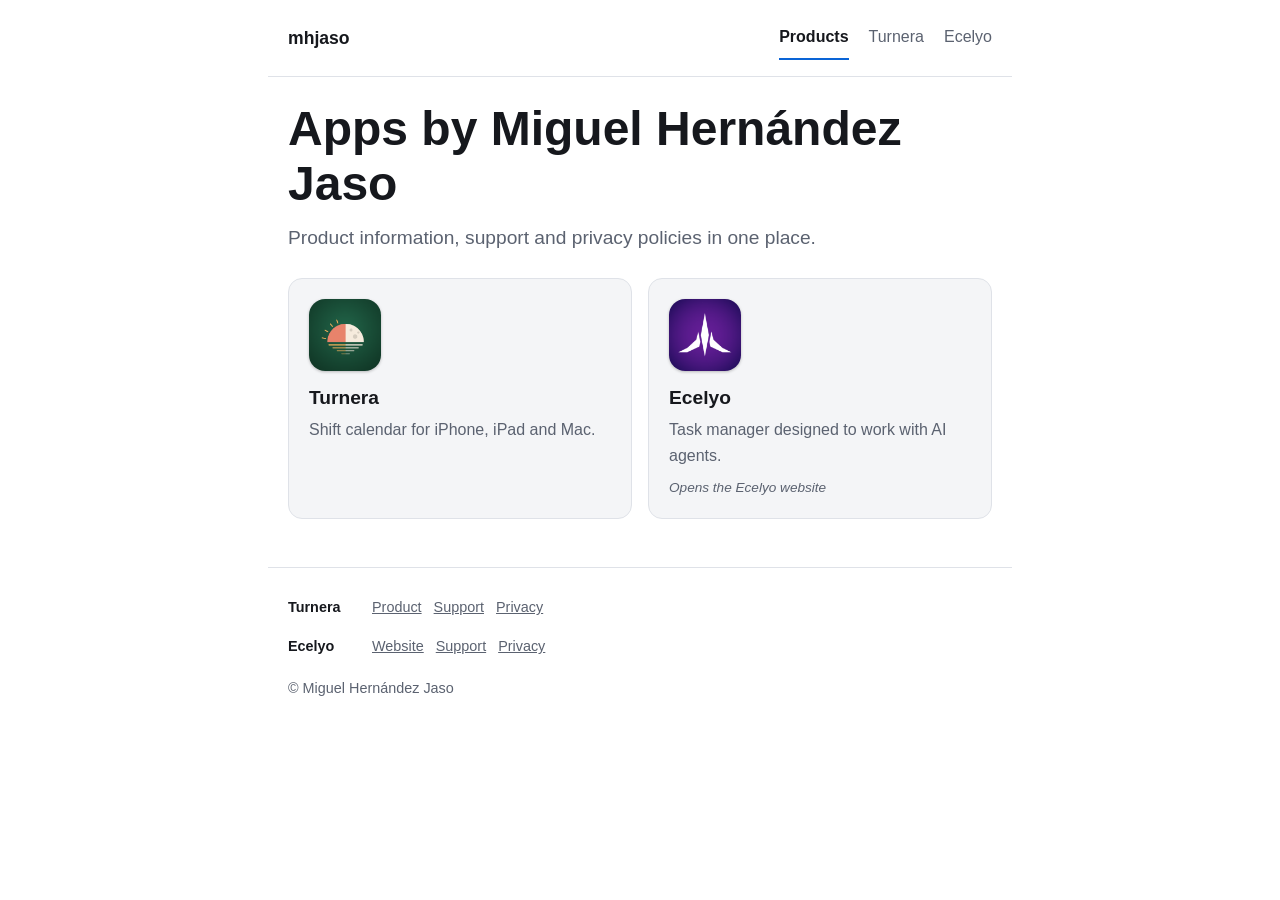
<file: index.html>
<!doctype html><html lang="en"><head><meta charset="utf-8"><meta name="viewport" content="width=device-width,initial-scale=1"><meta name="color-scheme" content="light dark"><title>Products – mhjaso</title><link rel="stylesheet" href="./assets/styles.css"></head><body>
<a class="skip" href="#content">Skip to content</a>
<header><a class="site-name" href="https://mhjaso.com/">mhjaso</a><nav aria-label="Primary"><ul><li><a href="https://mhjaso.com/apps/" aria-current="page">Products</a></li><li><a href="turnera/">Turnera</a></li><li><a href="https://mhjaso.com/ecelyo/">Ecelyo</a></li></ul></nav></header>
<main id="content">
<h1>Apps by Miguel Hernández Jaso</h1>
<p class="lead">Product information, support and privacy policies in one place.</p>
<div class="cards">
<a class="card" href="turnera/"><div class="icon"><img src="assets/icon-turnera.png" alt="Turnera app icon" width="72" height="72"></div><h3>Turnera</h3><p>Shift calendar for iPhone, iPad and Mac.</p></a>
<a class="card" href="https://mhjaso.com/ecelyo/"><div class="icon"><img src="assets/icon-ecelyo.png" alt="Ecelyo app icon" width="72" height="72"></div><h3>Ecelyo</h3><p>Task manager designed to work with AI agents.</p><p class="ext"><em>Opens the Ecelyo website</em></p></a>
</div>
</main>
<footer><nav aria-label="Footer"><p class="app-links"><strong>Turnera</strong><a href="./turnera/">Product</a><a href="./turnera/support/">Support</a><a href="./turnera/privacy/">Privacy</a></p><p class="app-links"><strong>Ecelyo</strong><a href="https://mhjaso.com/ecelyo/">Website</a><a href="https://mhjaso.com/ecelyo/support/">Support</a><a href="https://mhjaso.com/ecelyo/privacy/">Privacy</a></p></nav><p>&copy; Miguel Hernández Jaso</p></footer></body></html>
</file>
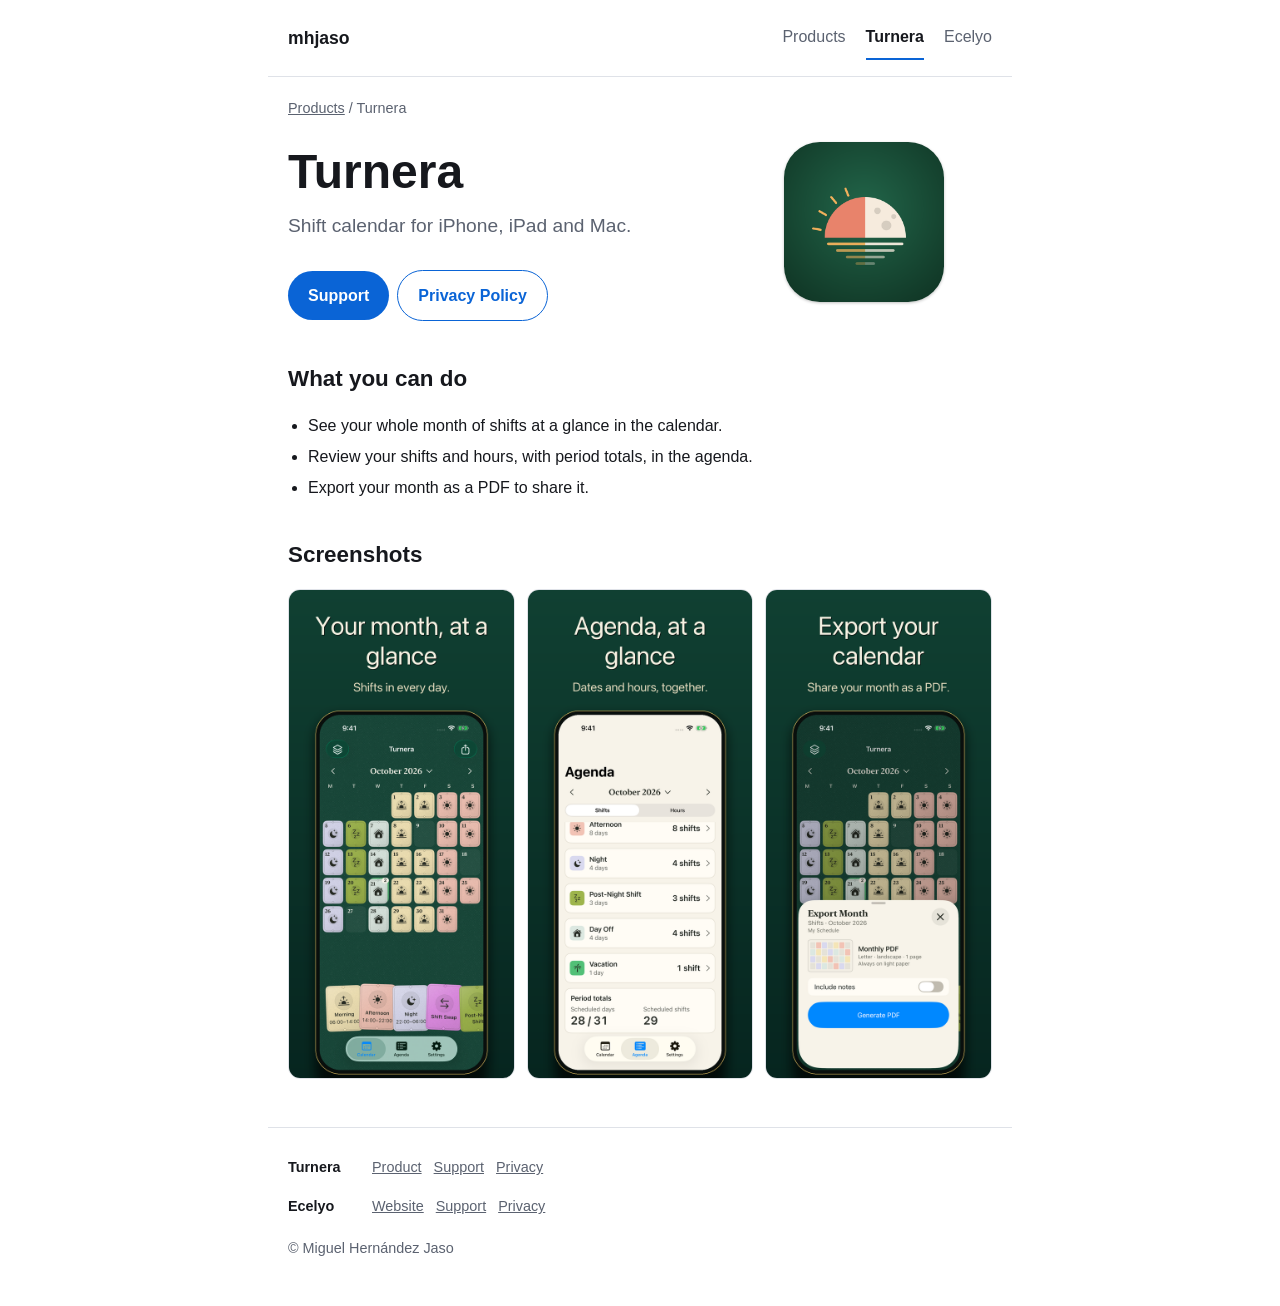
<file: turnera/index.html>
<!doctype html><html lang="en"><head><meta charset="utf-8"><meta name="viewport" content="width=device-width,initial-scale=1"><meta name="color-scheme" content="light dark"><title>Turnera – mhjaso</title><link rel="stylesheet" href="../assets/styles.css"></head><body>
<a class="skip" href="#content">Skip to content</a>
<header><a class="site-name" href="https://mhjaso.com/">mhjaso</a><nav aria-label="Primary"><ul><li><a href="https://mhjaso.com/apps/">Products</a></li><li><a href="../turnera/" aria-current="page">Turnera</a></li><li><a href="https://mhjaso.com/ecelyo/">Ecelyo</a></li></ul></nav></header>
<main id="content">
<p class="crumbs"><a href="../">Products</a> / Turnera</p>
<div class="hero"><div><h1>Turnera</h1><p class="lead">Shift calendar for iPhone, iPad and Mac.</p><a class="btn" href="support/">Support</a><a class="btn secondary" href="privacy/">Privacy Policy</a></div><div class="icon"><img src="../assets/icon-turnera.png" alt="Turnera app icon" width="160" height="160"></div></div>
<h2>What you can do</h2>
<ul class="feature-list"><li>See your whole month of shifts at a glance in the calendar.</li><li>Review your shifts and hours, with period totals, in the agenda.</li><li>Export your month as a PDF to share it.</li></ul>
<h2>Screenshots</h2>
<div class="shots"><img src="../assets/screenshots/turnera-calendar.png" alt="Turnera calendar showing a month of shifts" loading="lazy"><img src="../assets/screenshots/turnera-agenda.png" alt="Turnera agenda listing upcoming shifts" loading="lazy"><img src="../assets/screenshots/turnera-export.png" alt="Exporting the Turnera calendar" loading="lazy"></div>
</main>
<footer><nav aria-label="Footer"><p class="app-links"><strong>Turnera</strong><a href="../turnera/">Product</a><a href="../turnera/support/">Support</a><a href="../turnera/privacy/">Privacy</a></p><p class="app-links"><strong>Ecelyo</strong><a href="https://mhjaso.com/ecelyo/">Website</a><a href="https://mhjaso.com/ecelyo/support/">Support</a><a href="https://mhjaso.com/ecelyo/privacy/">Privacy</a></p></nav><p>&copy; Miguel Hernández Jaso</p></footer></body></html>
</file>
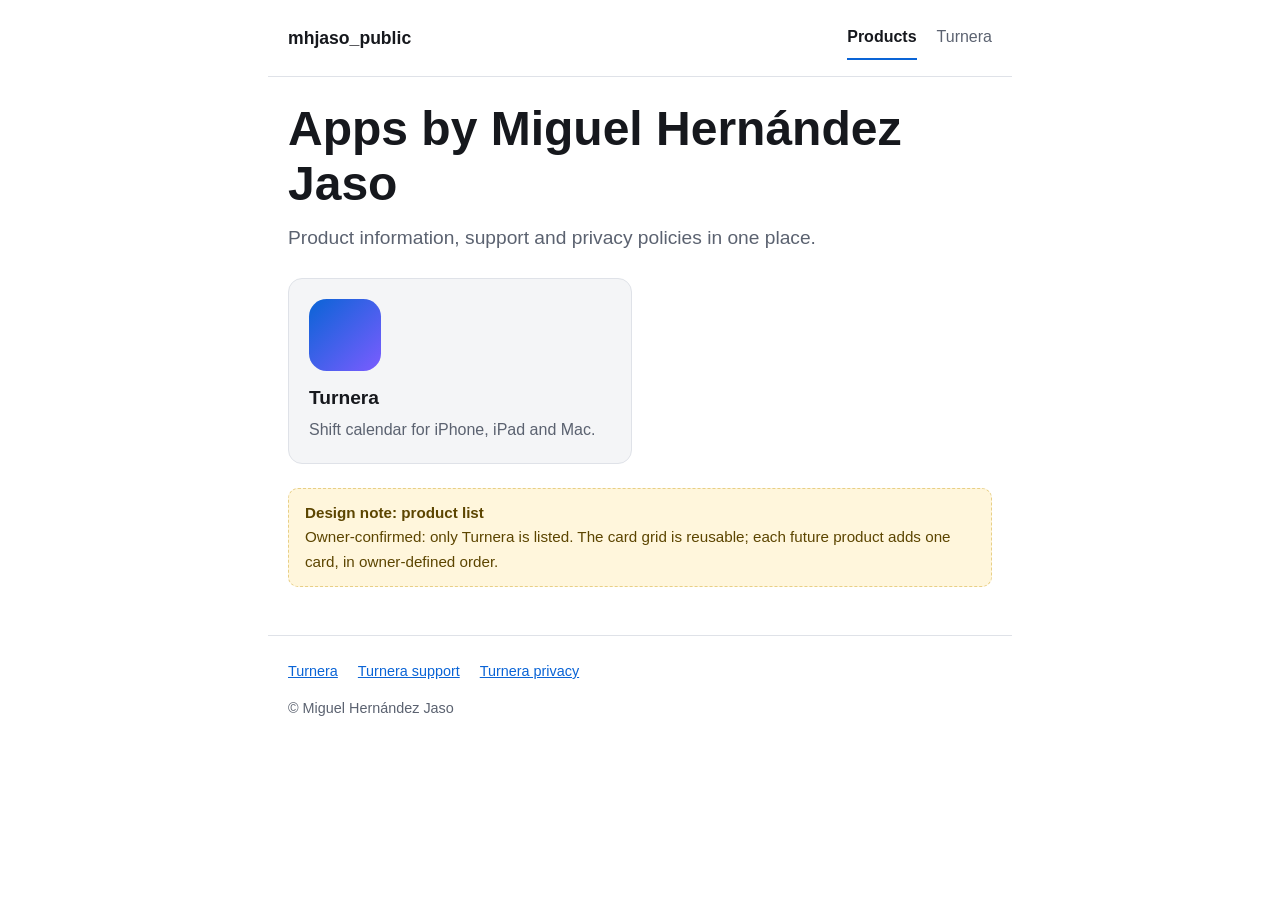
<file: design/prototype/index.html>
<!doctype html><html lang="en"><head><meta charset="utf-8"><meta name="viewport" content="width=device-width,initial-scale=1"><meta name="color-scheme" content="light dark"><title>Products – mhjaso_public</title><link rel="stylesheet" href="styles.css"></head><body>
<a class="skip" href="#content">Skip to content</a>
<header><a class="site-name" href="index.html">mhjaso_public</a><nav aria-label="Primary"><ul><li><a href="index.html" aria-current="page">Products</a></li><li><a href="turnera.html">Turnera</a></li></ul></nav></header>
<main id="content">
<h1>Apps by Miguel Hernández Jaso</h1>
<p class="lead">Product information, support and privacy policies in one place.</p>
<div class="cards"><a class="card" href="turnera.html"><div class="icon" role="img" aria-label="Turnera app icon placeholder"></div><h3>Turnera</h3><p>Shift calendar for iPhone, iPad and Mac.</p></a></div>
<div class="note"><strong>Design note: product list</strong>Owner-confirmed: only Turnera is listed. The card grid is reusable; each future product adds one card, in owner-defined order.</div></main>
<footer><ul><li><a href="turnera.html">Turnera</a></li><li><a href="turnera-support.html">Turnera support</a></li><li><a href="turnera-privacy.html">Turnera privacy</a></li></ul><p>&copy; Miguel Hernández Jaso</p></footer></body></html>
</file>
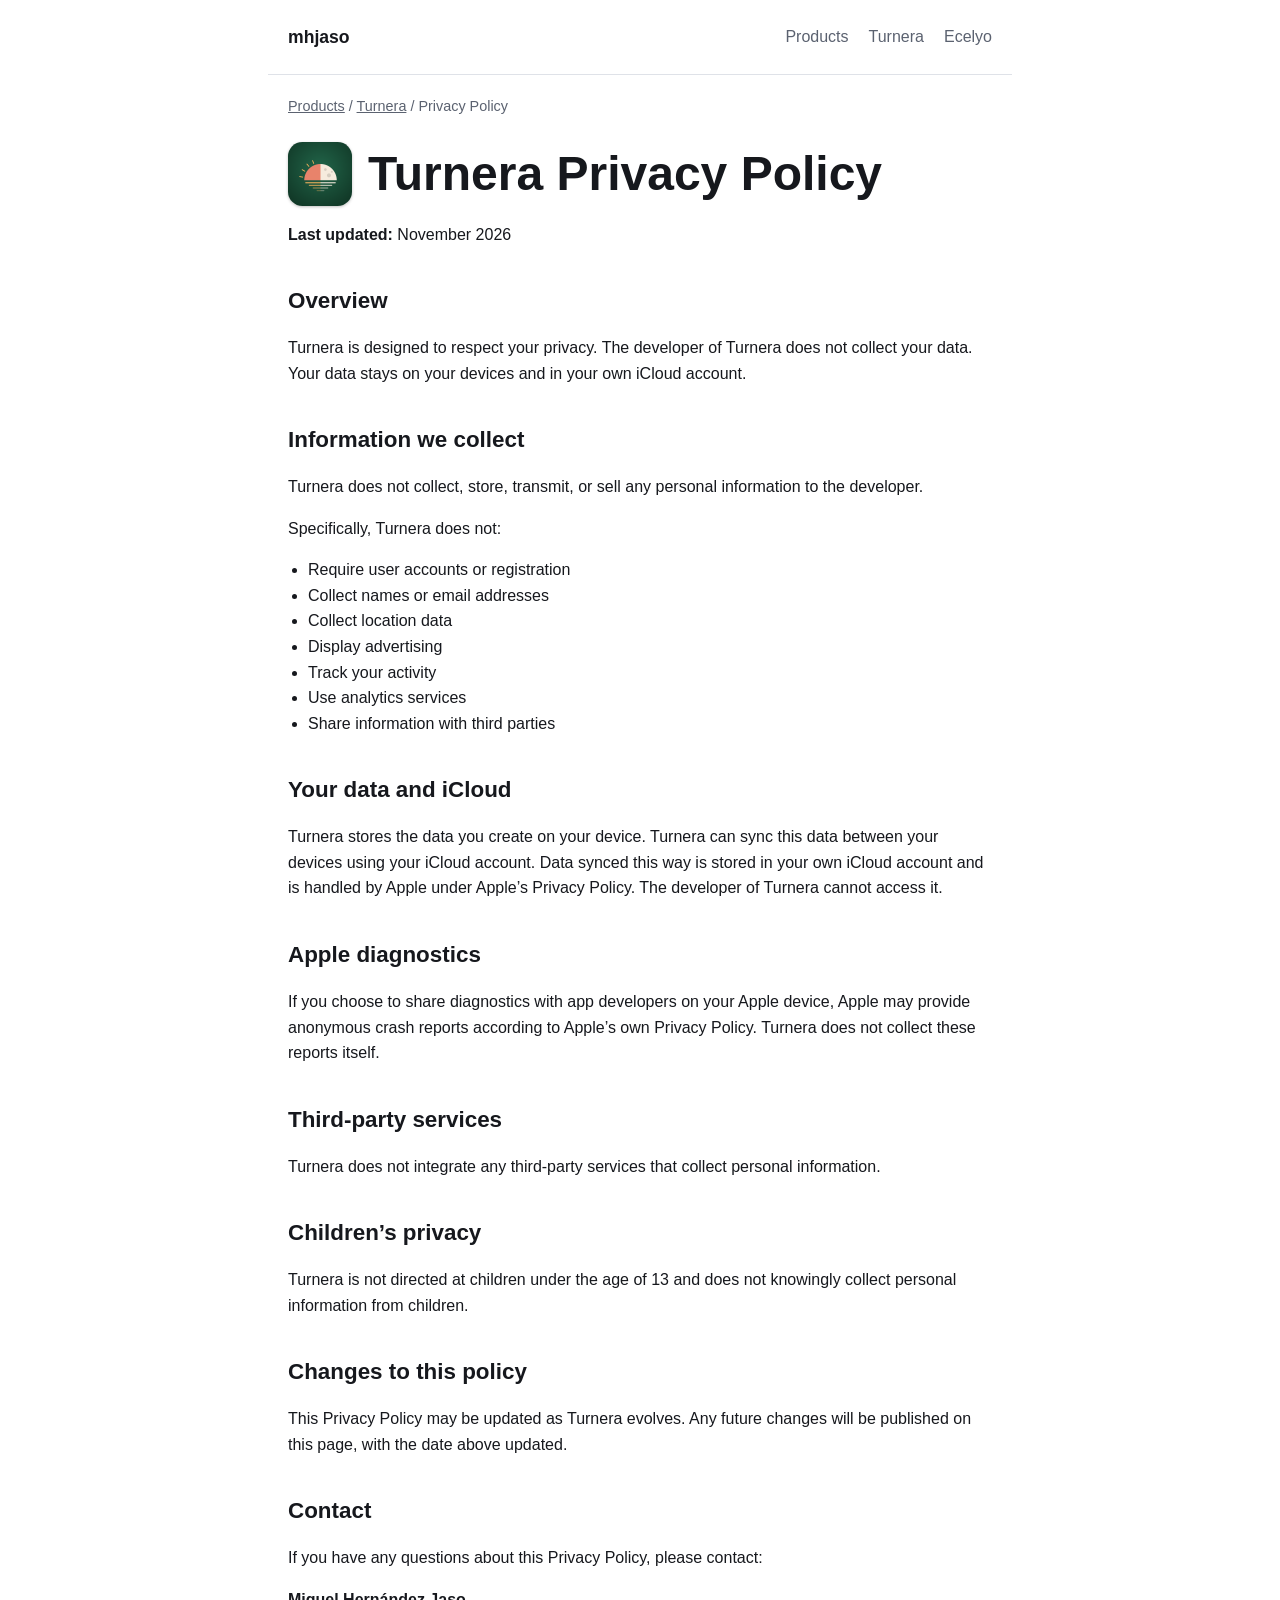
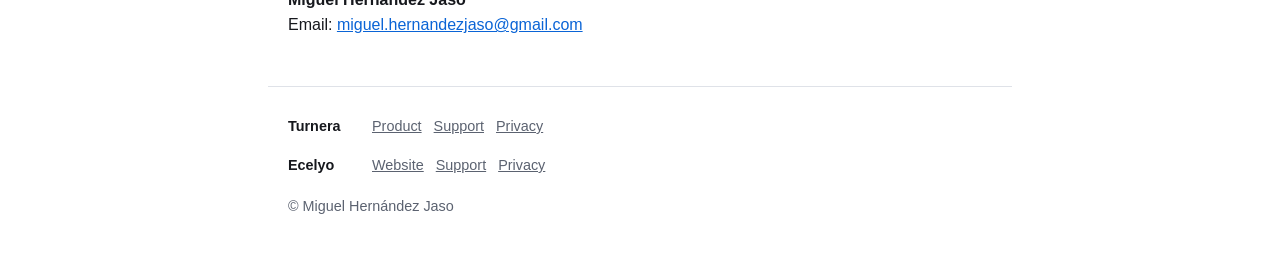
<file: turnera/privacy/index.html>
<!doctype html><html lang="en"><head><meta charset="utf-8"><meta name="viewport" content="width=device-width,initial-scale=1"><meta name="color-scheme" content="light dark"><title>Turnera Privacy Policy – mhjaso</title><link rel="stylesheet" href="../../assets/styles.css"></head><body>
<a class="skip" href="#content">Skip to content</a>
<header><a class="site-name" href="https://mhjaso.com/">mhjaso</a><nav aria-label="Primary"><ul><li><a href="https://mhjaso.com/apps/">Products</a></li><li><a href="../">Turnera</a></li><li><a href="https://mhjaso.com/ecelyo/">Ecelyo</a></li></ul></nav></header>
<main id="content">
<p class="crumbs"><a href="../../">Products</a> / <a href="../">Turnera</a> / Privacy Policy</p>
<div class="app-head"><img src="../../assets/icon-turnera.png" alt="Turnera app icon" width="64" height="64"><h1>Turnera Privacy Policy</h1></div>
<p><strong>Last updated:</strong> November 2026</p>
<h2>Overview</h2>
<p>Turnera is designed to respect your privacy. The developer of Turnera does not collect your data. Your data stays on your devices and in your own iCloud account.</p>
<h2>Information we collect</h2>
<p>Turnera does not collect, store, transmit, or sell any personal information to the developer.</p>
<p>Specifically, Turnera does not:</p>
<ul class="plain"><li>Require user accounts or registration</li><li>Collect names or email addresses</li><li>Collect location data</li><li>Display advertising</li><li>Track your activity</li><li>Use analytics services</li><li>Share information with third parties</li></ul>
<h2>Your data and iCloud</h2>
<p>Turnera stores the data you create on your device. Turnera can sync this data between your devices using your iCloud account. Data synced this way is stored in your own iCloud account and is handled by Apple under Apple&rsquo;s Privacy Policy. The developer of Turnera cannot access it.</p>
<h2>Apple diagnostics</h2>
<p>If you choose to share diagnostics with app developers on your Apple device, Apple may provide anonymous crash reports according to Apple&rsquo;s own Privacy Policy. Turnera does not collect these reports itself.</p>
<h2>Third-party services</h2>
<p>Turnera does not integrate any third-party services that collect personal information.</p>
<h2>Children&rsquo;s privacy</h2>
<p>Turnera is not directed at children under the age of 13 and does not knowingly collect personal information from children.</p>
<h2>Changes to this policy</h2>
<p>This Privacy Policy may be updated as Turnera evolves. Any future changes will be published on this page, with the date above updated.</p>
<h2>Contact</h2>
<p>If you have any questions about this Privacy Policy, please contact:</p>
<p><strong>Miguel Hernández Jaso</strong><br>Email: <a href="mailto:miguel.hernandezjaso@gmail.com">miguel.hernandezjaso@gmail.com</a></p>
</main>
<footer><nav aria-label="Footer"><p class="app-links"><strong>Turnera</strong><a href="../../turnera/">Product</a><a href="../../turnera/support/">Support</a><a href="../../turnera/privacy/">Privacy</a></p><p class="app-links"><strong>Ecelyo</strong><a href="https://mhjaso.com/ecelyo/">Website</a><a href="https://mhjaso.com/ecelyo/support/">Support</a><a href="https://mhjaso.com/ecelyo/privacy/">Privacy</a></p></nav><p>&copy; Miguel Hernández Jaso</p></footer></body></html>
</file>
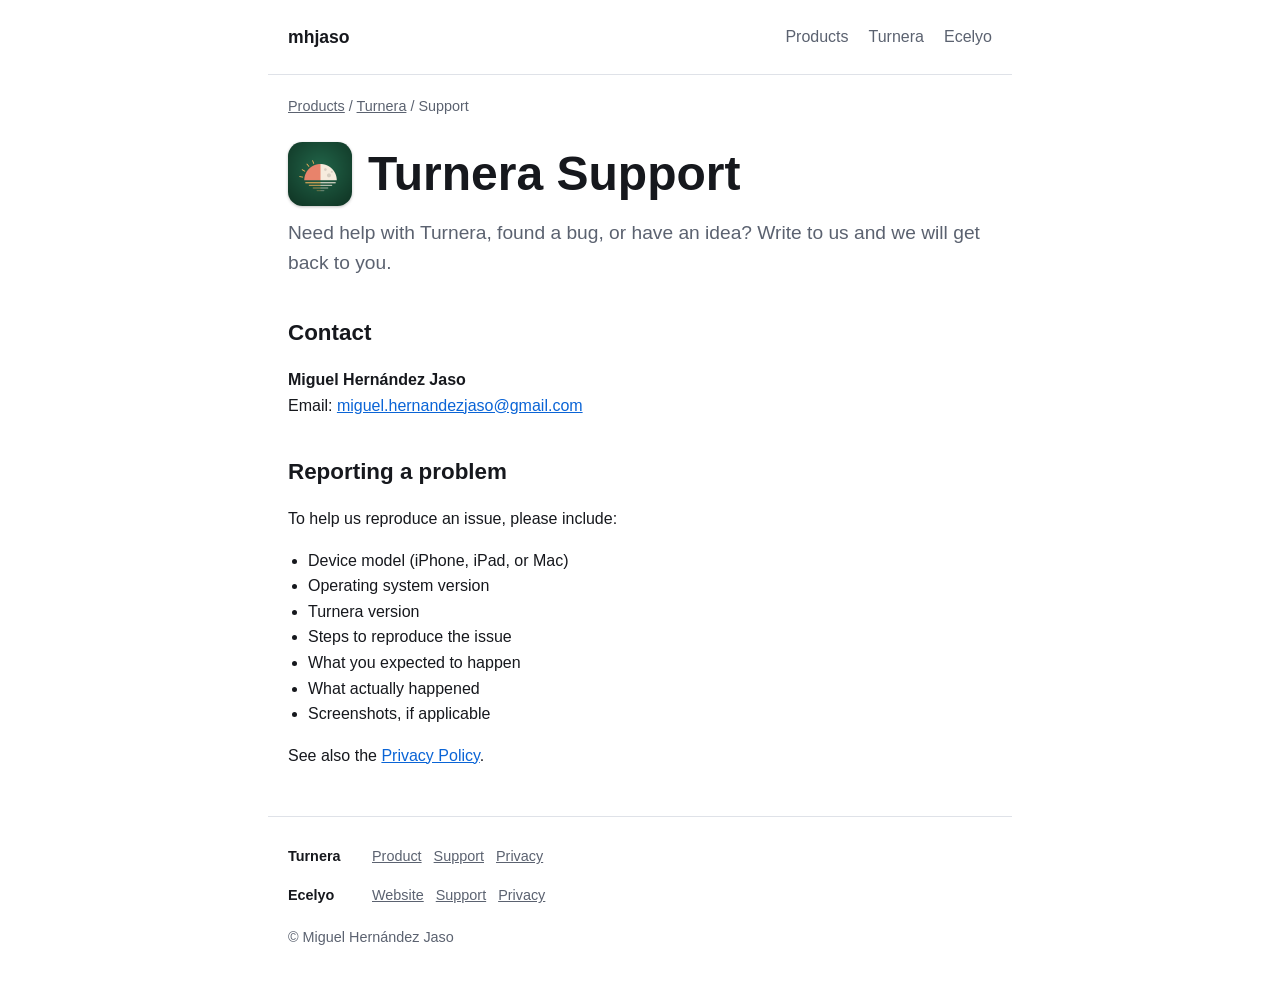
<file: turnera/support/index.html>
<!doctype html><html lang="en"><head><meta charset="utf-8"><meta name="viewport" content="width=device-width,initial-scale=1"><meta name="color-scheme" content="light dark"><title>Turnera Support – mhjaso</title><link rel="stylesheet" href="../../assets/styles.css"></head><body>
<a class="skip" href="#content">Skip to content</a>
<header><a class="site-name" href="https://mhjaso.com/">mhjaso</a><nav aria-label="Primary"><ul><li><a href="https://mhjaso.com/apps/">Products</a></li><li><a href="../">Turnera</a></li><li><a href="https://mhjaso.com/ecelyo/">Ecelyo</a></li></ul></nav></header>
<main id="content">
<p class="crumbs"><a href="../../">Products</a> / <a href="../">Turnera</a> / Support</p>
<div class="app-head"><img src="../../assets/icon-turnera.png" alt="Turnera app icon" width="64" height="64"><h1>Turnera Support</h1></div>
<p class="lead">Need help with Turnera, found a bug, or have an idea? Write to us and we will get back to you.</p>
<h2>Contact</h2>
<p><strong>Miguel Hernández Jaso</strong><br>Email: <a href="mailto:miguel.hernandezjaso@gmail.com">miguel.hernandezjaso@gmail.com</a></p>
<h2>Reporting a problem</h2>
<p>To help us reproduce an issue, please include:</p>
<ul class="plain"><li>Device model (iPhone, iPad, or Mac)</li><li>Operating system version</li><li>Turnera version</li><li>Steps to reproduce the issue</li><li>What you expected to happen</li><li>What actually happened</li><li>Screenshots, if applicable</li></ul>
<p>See also the <a href="../privacy/">Privacy Policy</a>.</p>
</main>
<footer><nav aria-label="Footer"><p class="app-links"><strong>Turnera</strong><a href="../../turnera/">Product</a><a href="../../turnera/support/">Support</a><a href="../../turnera/privacy/">Privacy</a></p><p class="app-links"><strong>Ecelyo</strong><a href="https://mhjaso.com/ecelyo/">Website</a><a href="https://mhjaso.com/ecelyo/support/">Support</a><a href="https://mhjaso.com/ecelyo/privacy/">Privacy</a></p></nav><p>&copy; Miguel Hernández Jaso</p></footer></body></html>
</file>
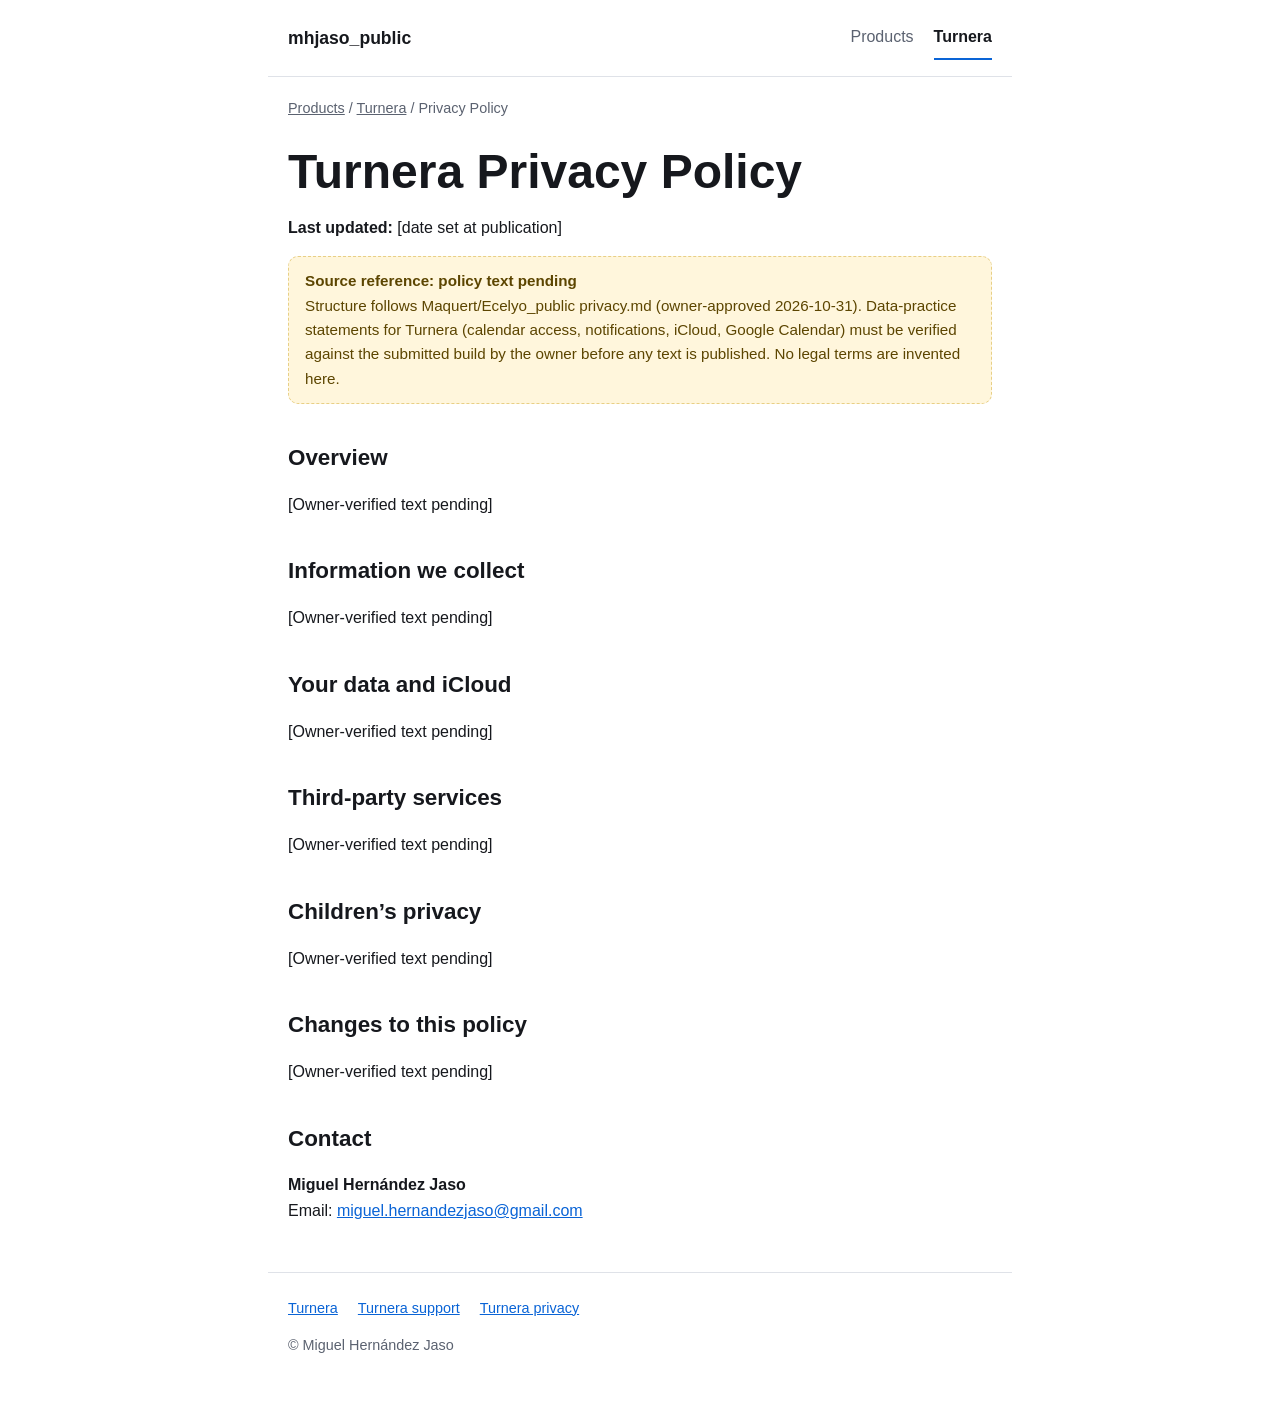
<file: design/prototype/turnera-privacy.html>
<!doctype html><html lang="en"><head><meta charset="utf-8"><meta name="viewport" content="width=device-width,initial-scale=1"><meta name="color-scheme" content="light dark"><title>Turnera Privacy Policy – mhjaso_public</title><link rel="stylesheet" href="styles.css"></head><body>
<a class="skip" href="#content">Skip to content</a>
<header><a class="site-name" href="index.html">mhjaso_public</a><nav aria-label="Primary"><ul><li><a href="index.html">Products</a></li><li><a href="turnera.html" aria-current="page">Turnera</a></li></ul></nav></header>
<main id="content">
<p class="crumbs"><a href="index.html">Products</a> / <a href="turnera.html">Turnera</a> / Privacy Policy</p>
<h1>Turnera Privacy Policy</h1><p><strong>Last updated:</strong> [date set at publication]</p>
<div class="note"><strong>Source reference: policy text pending</strong>Structure follows Maquert/Ecelyo_public privacy.md (owner-approved 2026-10-31). Data-practice statements for Turnera (calendar access, notifications, iCloud, Google Calendar) must be verified against the submitted build by the owner before any text is published. No legal terms are invented here.</div>
<h2>Overview</h2><p>[Owner-verified text pending]</p><h2>Information we collect</h2><p>[Owner-verified text pending]</p><h2>Your data and iCloud</h2><p>[Owner-verified text pending]</p><h2>Third-party services</h2><p>[Owner-verified text pending]</p><h2>Children&rsquo;s privacy</h2><p>[Owner-verified text pending]</p><h2>Changes to this policy</h2><p>[Owner-verified text pending]</p>
<h2>Contact</h2><p><strong>Miguel Hernández Jaso</strong><br>Email: <a href="mailto:miguel.hernandezjaso@gmail.com">miguel.hernandezjaso@gmail.com</a></p></main>
<footer><ul><li><a href="turnera.html">Turnera</a></li><li><a href="turnera-support.html">Turnera support</a></li><li><a href="turnera-privacy.html">Turnera privacy</a></li></ul><p>&copy; Miguel Hernández Jaso</p></footer></body></html>
</file>
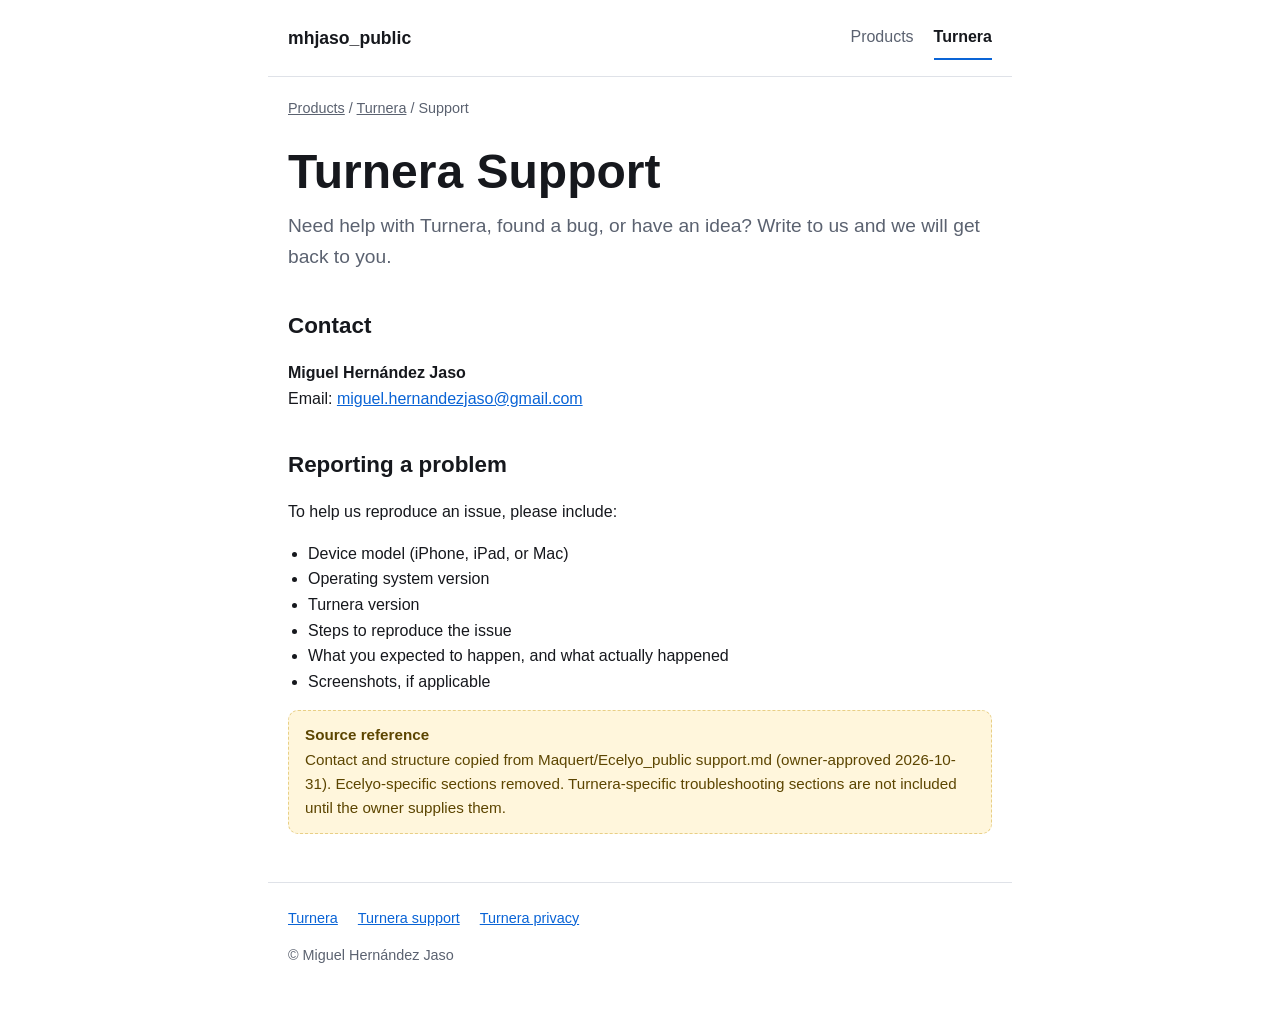
<file: design/prototype/turnera-support.html>
<!doctype html><html lang="en"><head><meta charset="utf-8"><meta name="viewport" content="width=device-width,initial-scale=1"><meta name="color-scheme" content="light dark"><title>Turnera Support – mhjaso_public</title><link rel="stylesheet" href="styles.css"></head><body>
<a class="skip" href="#content">Skip to content</a>
<header><a class="site-name" href="index.html">mhjaso_public</a><nav aria-label="Primary"><ul><li><a href="index.html">Products</a></li><li><a href="turnera.html" aria-current="page">Turnera</a></li></ul></nav></header>
<main id="content">
<p class="crumbs"><a href="index.html">Products</a> / <a href="turnera.html">Turnera</a> / Support</p>
<h1>Turnera Support</h1><p class="lead">Need help with Turnera, found a bug, or have an idea? Write to us and we will get back to you.</p>
<h2>Contact</h2><p><strong>Miguel Hernández Jaso</strong><br>Email: <a href="mailto:miguel.hernandezjaso@gmail.com">miguel.hernandezjaso@gmail.com</a></p>
<h2>Reporting a problem</h2><p>To help us reproduce an issue, please include:</p><ul class="plain"><li>Device model (iPhone, iPad, or Mac)</li><li>Operating system version</li><li>Turnera version</li><li>Steps to reproduce the issue</li><li>What you expected to happen, and what actually happened</li><li>Screenshots, if applicable</li></ul>
<div class="note"><strong>Source reference</strong>Contact and structure copied from Maquert/Ecelyo_public support.md (owner-approved 2026-10-31). Ecelyo-specific sections removed. Turnera-specific troubleshooting sections are not included until the owner supplies them.</div></main>
<footer><ul><li><a href="turnera.html">Turnera</a></li><li><a href="turnera-support.html">Turnera support</a></li><li><a href="turnera-privacy.html">Turnera privacy</a></li></ul><p>&copy; Miguel Hernández Jaso</p></footer></body></html>
</file>
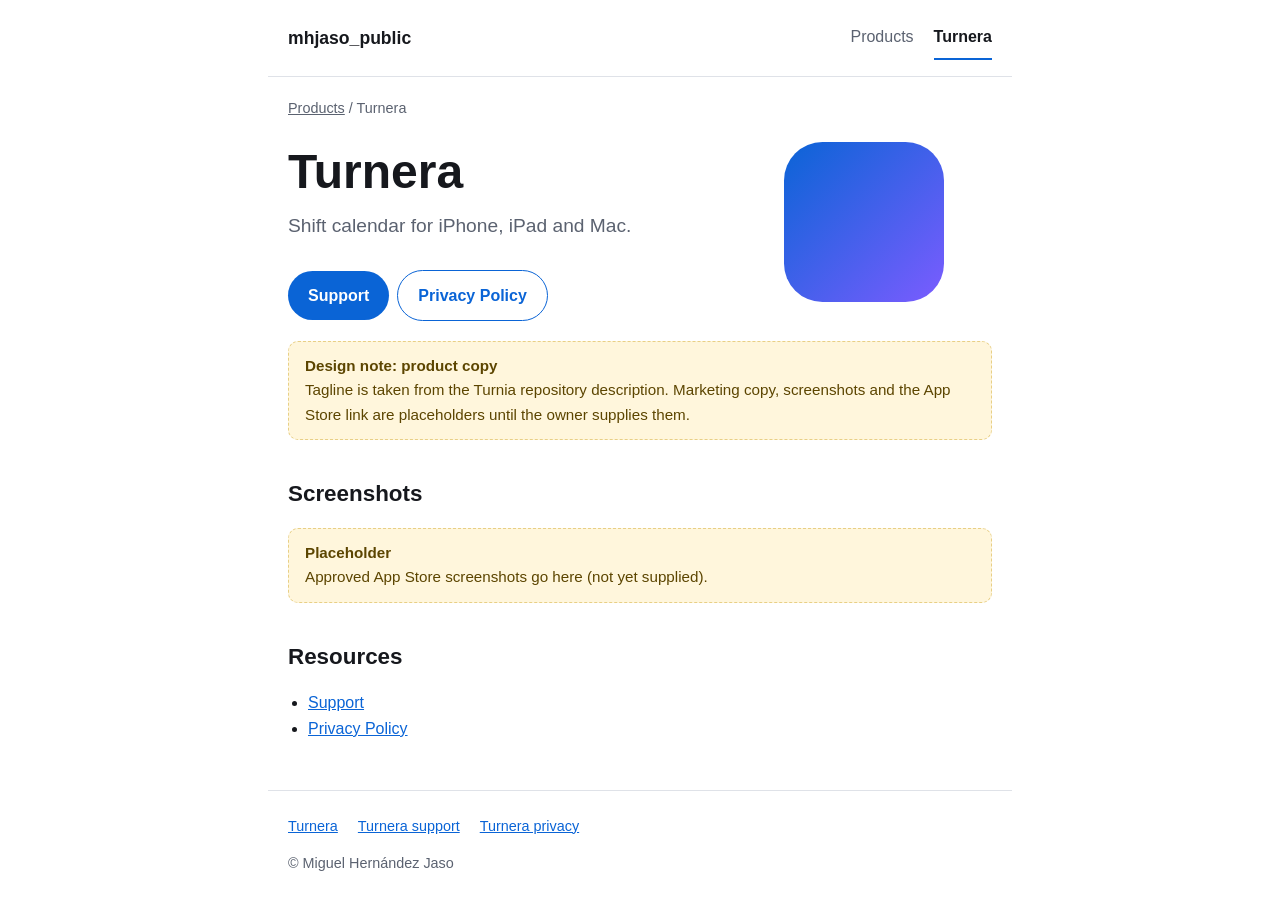
<file: design/prototype/turnera.html>
<!doctype html><html lang="en"><head><meta charset="utf-8"><meta name="viewport" content="width=device-width,initial-scale=1"><meta name="color-scheme" content="light dark"><title>Turnera – mhjaso_public</title><link rel="stylesheet" href="styles.css"></head><body>
<a class="skip" href="#content">Skip to content</a>
<header><a class="site-name" href="index.html">mhjaso_public</a><nav aria-label="Primary"><ul><li><a href="index.html">Products</a></li><li><a href="turnera.html" aria-current="page">Turnera</a></li></ul></nav></header>
<main id="content">
<p class="crumbs"><a href="index.html">Products</a> / Turnera</p>
<div class="hero"><div><h1>Turnera</h1><p class="lead">Shift calendar for iPhone, iPad and Mac.</p><a class="btn" href="turnera-support.html">Support</a><a class="btn secondary" href="turnera-privacy.html">Privacy Policy</a></div><div class="icon" role="img" aria-label="Turnera app icon placeholder"></div></div>
<div class="note"><strong>Design note: product copy</strong>Tagline is taken from the Turnia repository description. Marketing copy, screenshots and the App Store link are placeholders until the owner supplies them.</div>
<h2>Screenshots</h2><div class="note"><strong>Placeholder</strong>Approved App Store screenshots go here (not yet supplied).</div>
<h2>Resources</h2><ul class="plain"><li><a href="turnera-support.html">Support</a></li><li><a href="turnera-privacy.html">Privacy Policy</a></li></ul></main>
<footer><ul><li><a href="turnera.html">Turnera</a></li><li><a href="turnera-support.html">Turnera support</a></li><li><a href="turnera-privacy.html">Turnera privacy</a></li></ul><p>&copy; Miguel Hernández Jaso</p></footer></body></html>
</file>
<file: assets/styles.css>
:root{--bg:#fff;--surface:#f4f5f7;--text:#16181d;--muted:#5b6270;--accent:#0a64d6;--accent-text:#fff;--border:#dfe2e8;--note-bg:#fff6dc;--note-text:#5c4500;--note-border:#e8cf86;--radius:14px;--max:44rem;--gutter:1.25rem}
@media (prefers-color-scheme:dark){:root:not([data-theme=light]){--bg:#0e1013;--surface:#1a1d23;--text:#eef0f4;--muted:#a1a8b5;--accent:#5aa2ff;--accent-text:#0e1013;--border:#2c313a;--note-bg:#2a2410;--note-text:#f1dc9a;--note-border:#5a4a1a}}
:root[data-theme=dark]{--bg:#0e1013;--surface:#1a1d23;--text:#eef0f4;--muted:#a1a8b5;--accent:#5aa2ff;--accent-text:#0e1013;--border:#2c313a;--note-bg:#2a2410;--note-text:#f1dc9a;--note-border:#5a4a1a}
*{box-sizing:border-box}
body{margin:0;background:var(--bg);color:var(--text);font:1rem/1.6 -apple-system,BlinkMacSystemFont,"Segoe UI",Roboto,sans-serif}
a{color:var(--accent)}a:focus-visible,button:focus-visible{outline:3px solid var(--accent);outline-offset:2px}
.skip{position:absolute;left:-999px}.skip:focus{left:var(--gutter);top:.5rem;background:var(--surface);padding:.5rem;z-index:2}
header,main,footer{width:100%;max-width:calc(var(--max) + 2*var(--gutter));margin:0 auto;padding:0 var(--gutter)}
header{display:flex;flex-wrap:wrap;gap:.5rem 1.5rem;align-items:center;justify-content:space-between;padding-top:1rem;padding-bottom:1rem;border-bottom:1px solid var(--border)}
.site-name{font-weight:700;font-size:1.1rem;color:var(--text);text-decoration:none}
nav ul{display:flex;gap:1.25rem;list-style:none;margin:0;padding:0}nav a{color:var(--muted);text-decoration:none;padding:.5rem 0;display:inline-block}nav a[aria-current=page]{color:var(--text);font-weight:600;border-bottom:2px solid var(--accent)}
.crumbs{font-size:.9rem;color:var(--muted);margin:1.25rem 0 0}.crumbs a{color:var(--muted)}
h1{font-size:clamp(2rem,6vw,3rem);line-height:1.15;margin:1.5rem 0 .75rem}h2{font-size:1.4rem;margin:2.25rem 0 .5rem}
.lead{font-size:1.2rem;color:var(--muted);margin:0 0 1.5rem}
.cards{display:grid;gap:1rem;grid-template-columns:1fr;margin:1.5rem 0}
@media(min-width:48rem){.cards{grid-template-columns:repeat(2,1fr)}.hero{display:grid;grid-template-columns:1fr 16rem;gap:2rem;align-items:center}}
.card{display:block;background:var(--surface);border:1px solid var(--border);border-radius:var(--radius);padding:1.25rem;color:inherit;text-decoration:none}.card:hover{border-color:var(--accent)}
.card h3{margin:0 0 .25rem;font-size:1.2rem}.card p{margin:0;color:var(--muted)}
.icon{width:4.5rem;height:4.5rem;border-radius:1.1rem;background:linear-gradient(135deg,var(--accent),#7b5cff);margin-bottom:.75rem}.hero .icon{width:10rem;height:10rem;border-radius:2.4rem;margin:0 auto}
.btn{display:inline-block;background:var(--accent);color:var(--accent-text);padding:.75rem 1.25rem;border-radius:999px;font-weight:600;text-decoration:none;margin:.25rem .5rem .25rem 0}.btn.secondary{background:transparent;color:var(--accent);border:1px solid var(--accent)}
.note{background:var(--note-bg);color:var(--note-text);border:1px dashed var(--note-border);border-radius:10px;padding:.75rem 1rem;margin:1rem 0;font-size:.95rem}.note strong{display:block}
ul.plain{padding-left:1.25rem}
footer{margin-top:3rem;padding-top:1.5rem;padding-bottom:2rem;border-top:1px solid var(--border);color:var(--muted);font-size:.9rem}footer ul{display:flex;flex-wrap:wrap;gap:.5rem 1.25rem;list-style:none;padding:0;margin:0 0 .5rem}
@media(prefers-reduced-motion:no-preference){.card{transition:border-color .15s}}
.icon{background:none}
.icon img,img.app-icon{display:block;width:100%;height:100%;border-radius:22.37%;box-shadow:0 1px 3px rgba(0,0,0,.25)}
.card .icon{width:4.5rem;height:4.5rem}
.app-head{display:flex;align-items:center;gap:1rem;margin:1.5rem 0 .75rem}.app-head img{width:4rem;height:4rem;border-radius:22.37%;box-shadow:0 1px 3px rgba(0,0,0,.25)}.app-head h1{margin:0}
.shots{display:grid;grid-template-columns:repeat(3,1fr);gap:.75rem;margin:1rem 0}.shots img{width:100%;height:auto;border-radius:12px;border:1px solid var(--border)}
@media(max-width:36rem){.shots{grid-template-columns:repeat(3,70%);overflow-x:auto;scroll-snap-type:x mandatory}.shots img{scroll-snap-align:center}}
.ext{font-size:.85rem;color:var(--muted);margin-top:.5rem!important}
.feature-list{padding-left:1.25rem}.feature-list li{margin:.35rem 0}
footer .app-links{margin:0 0 .5rem;display:flex;flex-wrap:wrap;gap:.25rem .75rem;align-items:baseline}footer .app-links strong{color:var(--text);min-width:4.5rem}
footer nav a{text-decoration:underline;padding:.25rem 0}
</file>
<file: design/prototype/styles.css>
:root{--bg:#fff;--surface:#f4f5f7;--text:#16181d;--muted:#5b6270;--accent:#0a64d6;--accent-text:#fff;--border:#dfe2e8;--note-bg:#fff6dc;--note-text:#5c4500;--note-border:#e8cf86;--radius:14px;--max:44rem;--gutter:1.25rem}
@media (prefers-color-scheme:dark){:root:not([data-theme=light]){--bg:#0e1013;--surface:#1a1d23;--text:#eef0f4;--muted:#a1a8b5;--accent:#5aa2ff;--accent-text:#0e1013;--border:#2c313a;--note-bg:#2a2410;--note-text:#f1dc9a;--note-border:#5a4a1a}}
:root[data-theme=dark]{--bg:#0e1013;--surface:#1a1d23;--text:#eef0f4;--muted:#a1a8b5;--accent:#5aa2ff;--accent-text:#0e1013;--border:#2c313a;--note-bg:#2a2410;--note-text:#f1dc9a;--note-border:#5a4a1a}
*{box-sizing:border-box}
body{margin:0;background:var(--bg);color:var(--text);font:1rem/1.6 -apple-system,BlinkMacSystemFont,"Segoe UI",Roboto,sans-serif}
a{color:var(--accent)}a:focus-visible,button:focus-visible{outline:3px solid var(--accent);outline-offset:2px}
.skip{position:absolute;left:-999px}.skip:focus{left:var(--gutter);top:.5rem;background:var(--surface);padding:.5rem;z-index:2}
header,main,footer{width:100%;max-width:calc(var(--max) + 2*var(--gutter));margin:0 auto;padding:0 var(--gutter)}
header{display:flex;flex-wrap:wrap;gap:.5rem 1.5rem;align-items:center;justify-content:space-between;padding-top:1rem;padding-bottom:1rem;border-bottom:1px solid var(--border)}
.site-name{font-weight:700;font-size:1.1rem;color:var(--text);text-decoration:none}
nav ul{display:flex;gap:1.25rem;list-style:none;margin:0;padding:0}nav a{color:var(--muted);text-decoration:none;padding:.5rem 0;display:inline-block}nav a[aria-current=page]{color:var(--text);font-weight:600;border-bottom:2px solid var(--accent)}
.crumbs{font-size:.9rem;color:var(--muted);margin:1.25rem 0 0}.crumbs a{color:var(--muted)}
h1{font-size:clamp(2rem,6vw,3rem);line-height:1.15;margin:1.5rem 0 .75rem}h2{font-size:1.4rem;margin:2.25rem 0 .5rem}
.lead{font-size:1.2rem;color:var(--muted);margin:0 0 1.5rem}
.cards{display:grid;gap:1rem;grid-template-columns:1fr;margin:1.5rem 0}
@media(min-width:48rem){.cards{grid-template-columns:repeat(2,1fr)}.hero{display:grid;grid-template-columns:1fr 16rem;gap:2rem;align-items:center}}
.card{display:block;background:var(--surface);border:1px solid var(--border);border-radius:var(--radius);padding:1.25rem;color:inherit;text-decoration:none}.card:hover{border-color:var(--accent)}
.card h3{margin:0 0 .25rem;font-size:1.2rem}.card p{margin:0;color:var(--muted)}
.icon{width:4.5rem;height:4.5rem;border-radius:1.1rem;background:linear-gradient(135deg,var(--accent),#7b5cff);margin-bottom:.75rem}.hero .icon{width:10rem;height:10rem;border-radius:2.4rem;margin:0 auto}
.btn{display:inline-block;background:var(--accent);color:var(--accent-text);padding:.75rem 1.25rem;border-radius:999px;font-weight:600;text-decoration:none;margin:.25rem .5rem .25rem 0}.btn.secondary{background:transparent;color:var(--accent);border:1px solid var(--accent)}
.note{background:var(--note-bg);color:var(--note-text);border:1px dashed var(--note-border);border-radius:10px;padding:.75rem 1rem;margin:1rem 0;font-size:.95rem}.note strong{display:block}
ul.plain{padding-left:1.25rem}
footer{margin-top:3rem;padding-top:1.5rem;padding-bottom:2rem;border-top:1px solid var(--border);color:var(--muted);font-size:.9rem}footer ul{display:flex;flex-wrap:wrap;gap:.5rem 1.25rem;list-style:none;padding:0;margin:0 0 .5rem}
@media(prefers-reduced-motion:no-preference){.card{transition:border-color .15s}}
</file>
